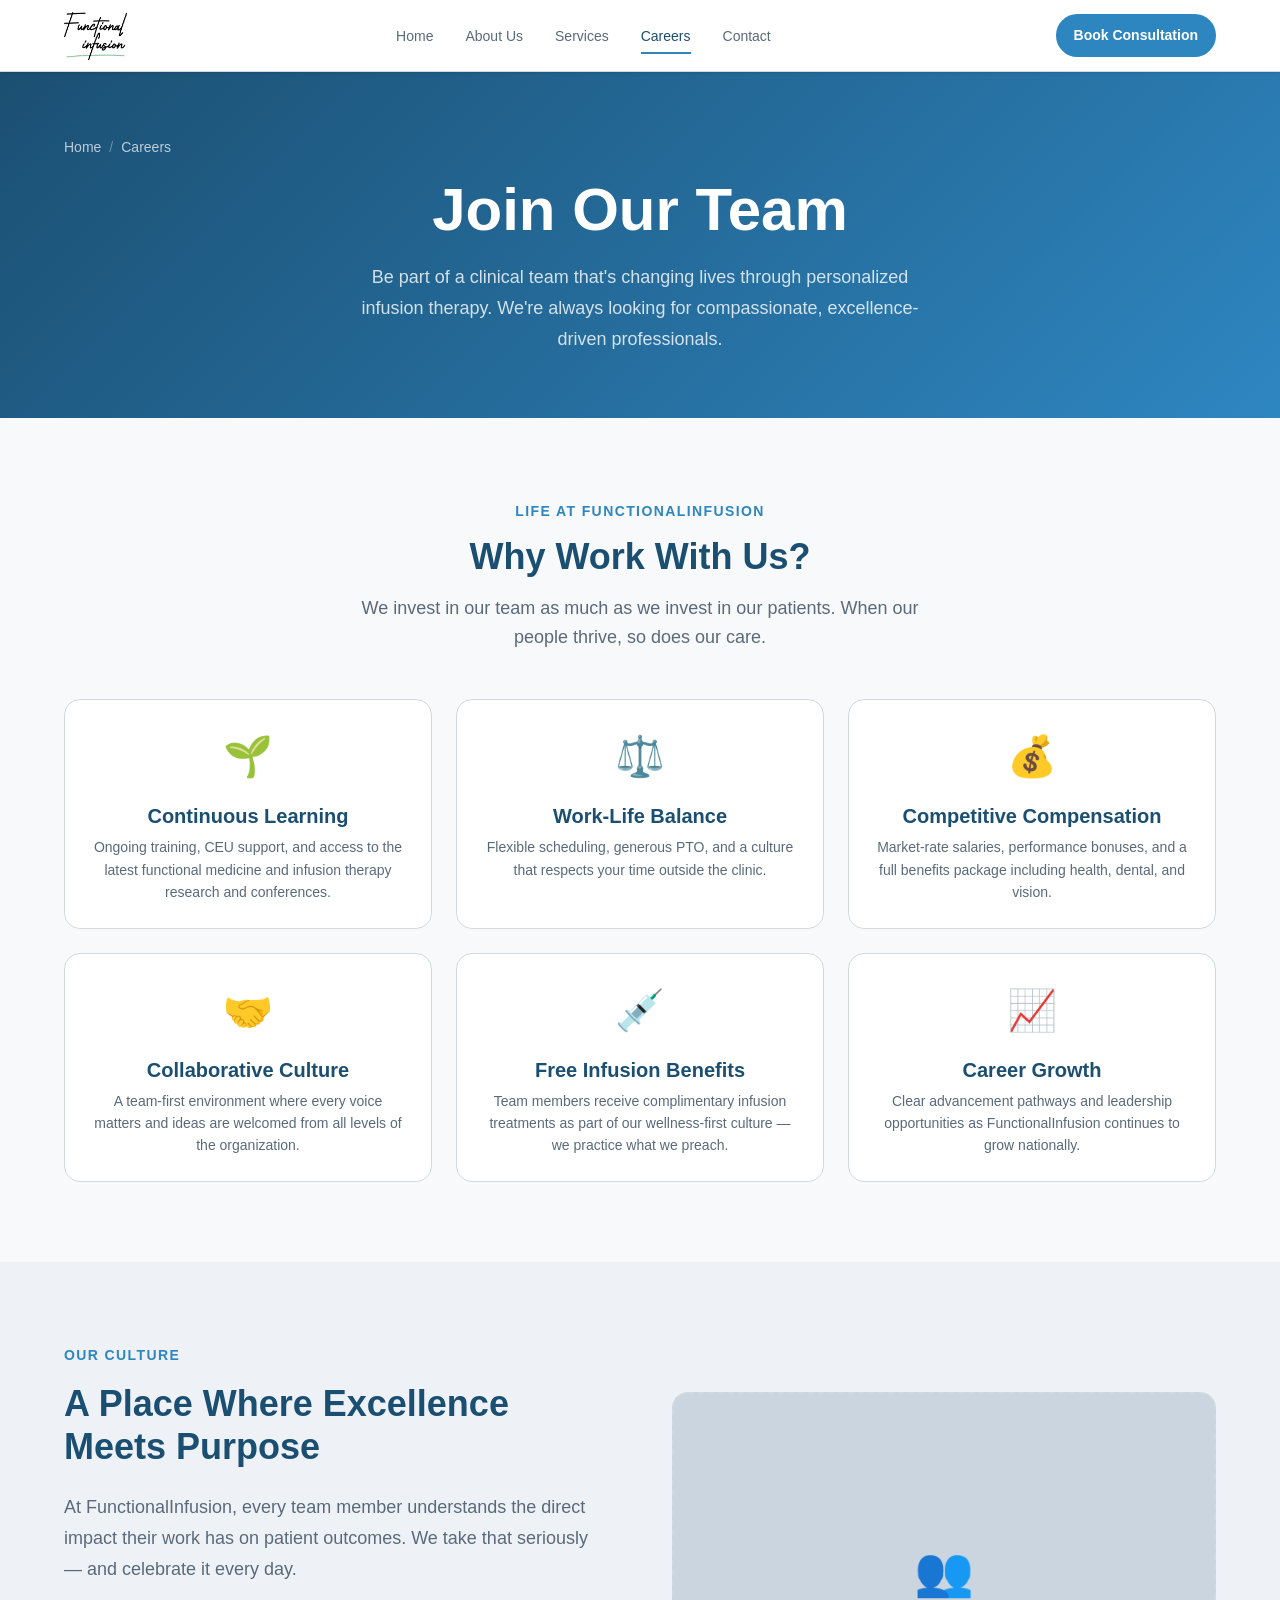
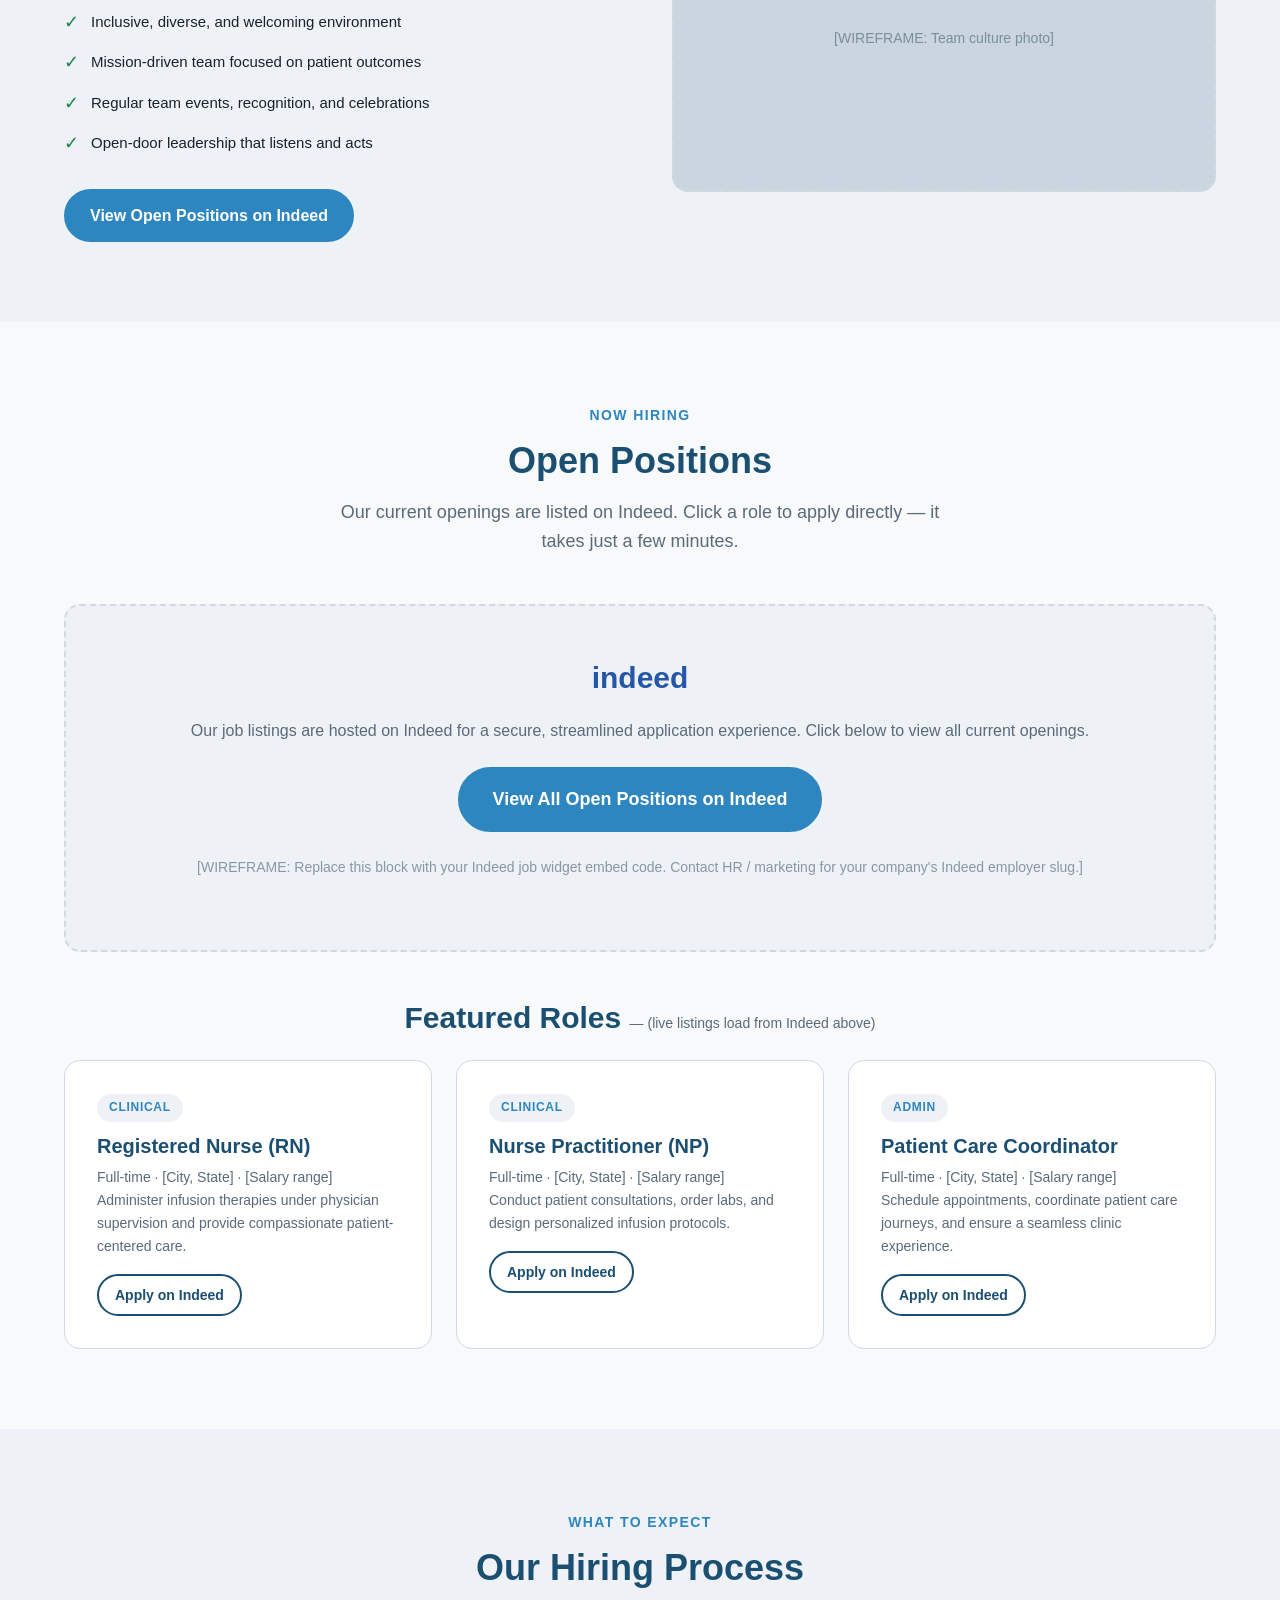
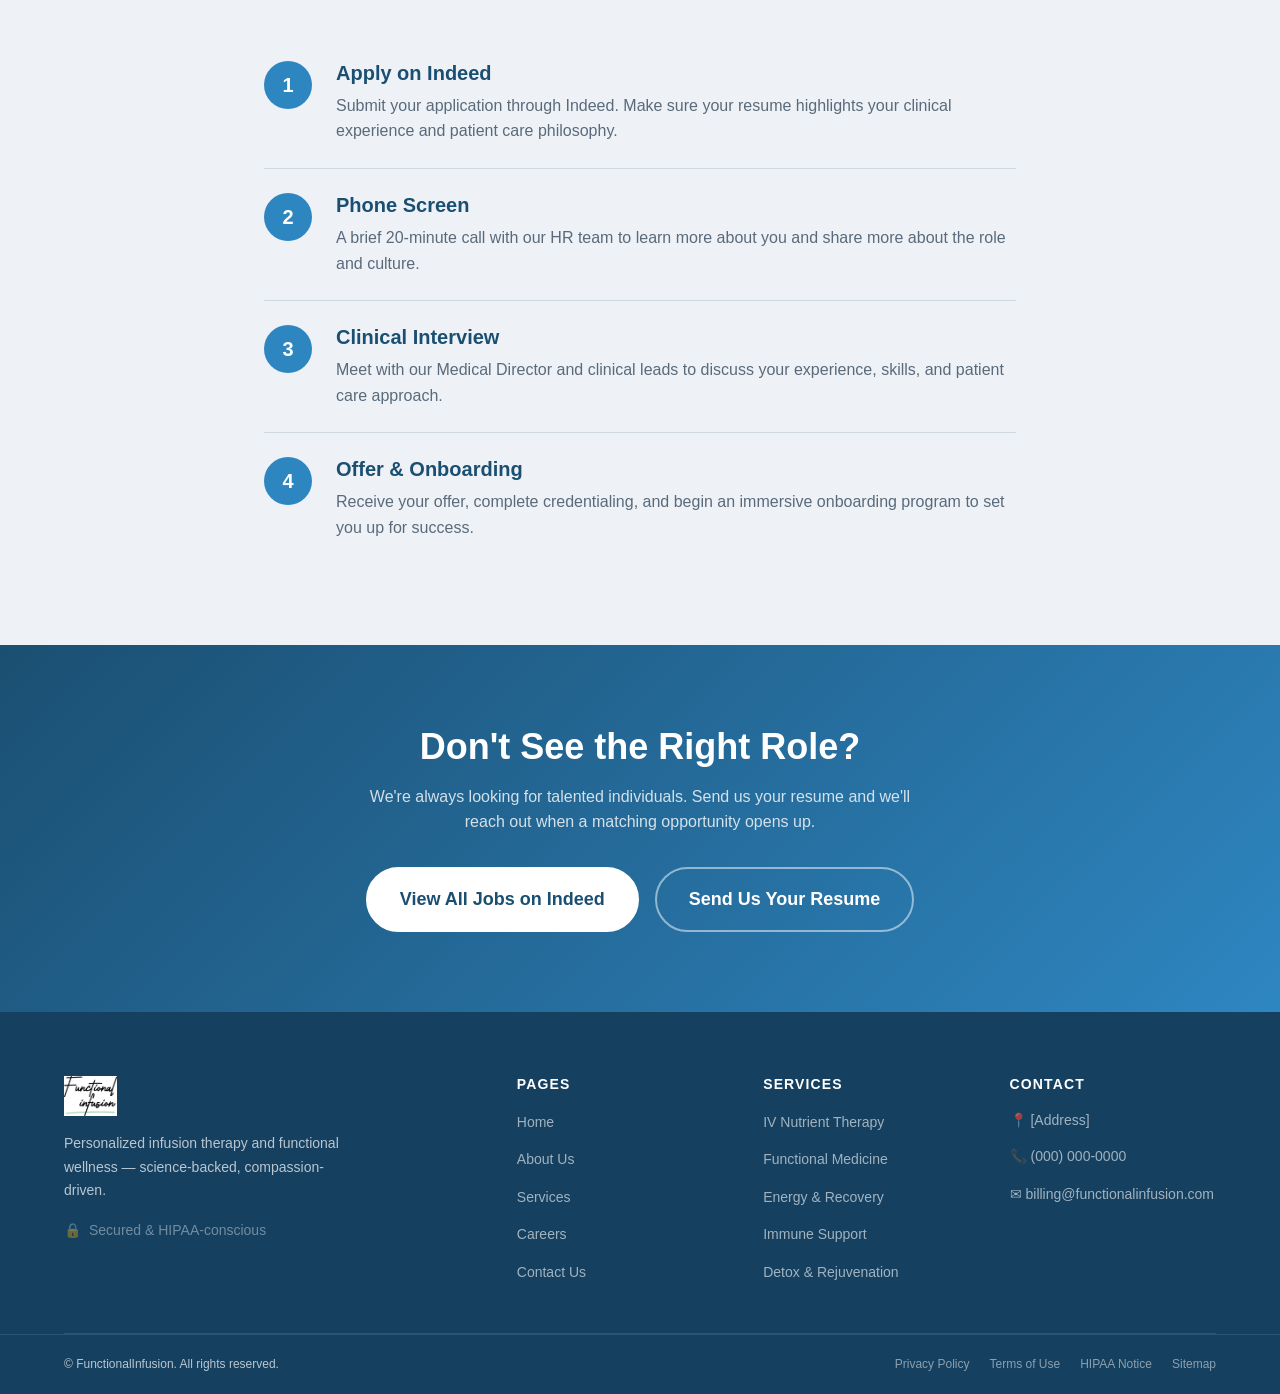
<file: careers.html>
<!DOCTYPE html>
<html lang="en">
<head>
  <meta charset="UTF-8">
  <meta name="viewport" content="width=device-width, initial-scale=1.0">
  <meta http-equiv="Content-Security-Policy"
        content="default-src 'self'; script-src 'self'; style-src 'self' 'unsafe-inline';
                 img-src 'self' data:; font-src 'self'; connect-src 'self';
                 frame-src https://www.indeed.com https://indeed.com;
                 base-uri 'self'; form-action 'self'; upgrade-insecure-requests;">
  <meta http-equiv="X-Content-Type-Options" content="nosniff">
  <meta http-equiv="X-Frame-Options" content="SAMEORIGIN">
  <meta http-equiv="Referrer-Policy" content="strict-origin-when-cross-origin">
  <meta http-equiv="Permissions-Policy" content="camera=(), microphone=(), geolocation=()">

  <title>Careers | Join the FunctionalInfusion Team</title>
  <meta name="description"
        content="Join FunctionalInfusion — explore open positions in infusion therapy, clinical care, and wellness administration. View jobs on Indeed.">
  <meta name="robots" content="index, follow">
  <link rel="canonical" href="https://functionalinfusion.com/careers.html">

  <meta property="og:title"       content="Careers at FunctionalInfusion">
  <meta property="og:description" content="Be part of a passionate clinical team transforming patient wellness. View open positions.">
  <meta property="og:url"         content="https://functionalinfusion.com/careers.html">
  <meta property="og:type"        content="website">

  <!-- Structured Data — Employment / JobPosting page -->
  <script type="application/ld+json">
  {
    "@context": "https://schema.org",
    "@type": "WebPage",
    "name": "Careers at FunctionalInfusion",
    "url": "https://functionalinfusion.com/careers.html",
    "description": "Open positions and employment opportunities at FunctionalInfusion.",
    "isPartOf": { "@type": "WebSite", "url": "https://functionalinfusion.com" }
  }
  </script>

  <!-- Organization with job posting info -->
  <script type="application/ld+json">
  {
    "@context": "https://schema.org",
    "@type": "Organization",
    "name": "FunctionalInfusion",
    "url": "https://functionalinfusion.com",
    "description": "Provider of personalized infusion therapy and functional wellness services.",
    "numberOfEmployees": {
      "@type": "QuantitativeValue",
      "value": "[UPDATE]"
    }
  }
  </script>

  <!-- Breadcrumb -->
  <script type="application/ld+json">
  {
    "@context": "https://schema.org",
    "@type": "BreadcrumbList",
    "itemListElement": [
      { "@type": "ListItem", "position": 1, "name": "Home",    "item": "https://functionalinfusion.com/" },
      { "@type": "ListItem", "position": 2, "name": "Careers", "item": "https://functionalinfusion.com/careers.html" }
    ]
  }
  </script>

  <link rel="stylesheet" href="css/styles.css">
  <link rel="icon" type="image/x-icon" href="assets/favicon.ico">
  <link rel="manifest" href="manifest.json">
</head>

<body>

  <a class="skip-link" href="#main-content">Skip to main content</a>

  <!-- ═══ Navigation ══════════════════════════════════════ -->
  <header>
    <nav class="site-nav" aria-label="Primary navigation">
      <div class="container nav-inner">
        <a class="nav-logo" href="index.html" aria-label="FunctionalInfusion — Home">
          <img src="fulllogo_animated.gif" alt="FunctionalInfusion logo"
               width="120" height="48" loading="eager">
        </a>
        <ul class="nav-links" id="nav-menu" role="list">
          <li><a href="index.html">Home</a></li>
          <li><a href="about.html">About Us</a></li>
          <li><a href="services.html">Services</a></li>
          <li><a href="careers.html" aria-current="page">Careers</a></li>
          <li><a href="contact.html">Contact</a></li>
        </ul>
        <a class="btn btn-primary btn-sm nav-cta" href="contact.html">Book Consultation</a>
        <button class="nav-toggle" id="nav-toggle"
                aria-expanded="false" aria-controls="nav-menu"
                aria-label="Open navigation menu">
          <span></span><span></span><span></span>
        </button>
      </div>
    </nav>
  </header>

  <!-- ═══ Main ════════════════════════════════════════════ -->
  <main id="main-content">

    <!-- ── Page Hero ────────────────────────────────────── -->
    <section class="page-hero" aria-labelledby="careers-hero-heading">
      <div class="container">
        <nav class="breadcrumb" aria-label="Breadcrumb">
          <a href="index.html">Home</a>
          <span class="sep" aria-hidden="true">/</span>
          <span aria-current="page">Careers</span>
        </nav>
        <h1 id="careers-hero-heading">Join Our Team</h1>
        <p class="lead">
          Be part of a clinical team that's changing lives through
          personalized infusion therapy. We're always looking for
          compassionate, excellence-driven professionals.
        </p>
      </div>
    </section>

    <!-- ── Why Work With Us ───────────────────────────────── -->
    <section class="section" aria-labelledby="why-heading">
      <div class="container">
        <div class="section-header">
          <span class="eyebrow">Life at FunctionalInfusion</span>
          <h2 id="why-heading">Why Work With Us?</h2>
          <p>We invest in our team as much as we invest in our patients.
             When our people thrive, so does our care.</p>
        </div>

        <div class="grid-3">

          <div class="benefit-card">
            <div class="benefit-icon" aria-hidden="true">🌱</div>
            <h4>Continuous Learning</h4>
            <p>Ongoing training, CEU support, and access to the latest
               functional medicine and infusion therapy research and conferences.</p>
          </div>

          <div class="benefit-card">
            <div class="benefit-icon" aria-hidden="true">⚖️</div>
            <h4>Work-Life Balance</h4>
            <p>Flexible scheduling, generous PTO, and a culture that
               respects your time outside the clinic.</p>
          </div>

          <div class="benefit-card">
            <div class="benefit-icon" aria-hidden="true">💰</div>
            <h4>Competitive Compensation</h4>
            <p>Market-rate salaries, performance bonuses, and a full
               benefits package including health, dental, and vision.</p>
          </div>

          <div class="benefit-card">
            <div class="benefit-icon" aria-hidden="true">🤝</div>
            <h4>Collaborative Culture</h4>
            <p>A team-first environment where every voice matters and
               ideas are welcomed from all levels of the organization.</p>
          </div>

          <div class="benefit-card">
            <div class="benefit-icon" aria-hidden="true">💉</div>
            <h4>Free Infusion Benefits</h4>
            <p>Team members receive complimentary infusion treatments as
               part of our wellness-first culture — we practice what we preach.</p>
          </div>

          <div class="benefit-card">
            <div class="benefit-icon" aria-hidden="true">📈</div>
            <h4>Career Growth</h4>
            <p>Clear advancement pathways and leadership opportunities as
               FunctionalInfusion continues to grow nationally.</p>
          </div>

        </div>
      </div>
    </section>

    <!-- ── Culture Section ────────────────────────────────── -->
    <section class="section section--alt" aria-labelledby="culture-heading">
      <div class="container">
        <div class="grid-2" style="align-items:center;gap:4rem;">

          <div>
            <span class="eyebrow"
                  style="display:inline-block;font-size:0.875rem;font-weight:600;
                         letter-spacing:0.1em;text-transform:uppercase;
                         color:var(--color-accent);margin-bottom:1rem;">
              Our Culture
            </span>
            <h2 id="culture-heading">A Place Where Excellence Meets Purpose</h2>
            <p class="lead" style="margin-block:1.5rem 1.5rem;">
              At FunctionalInfusion, every team member understands the direct
              impact their work has on patient outcomes. We take that seriously —
              and celebrate it every day.
            </p>
            <ul style="display:flex;flex-direction:column;gap:0.75rem;margin-bottom:2rem;">
              <li style="display:flex;align-items:center;gap:0.75rem;font-size:0.9375rem;">
                <span style="color:var(--color-secondary);font-size:1.1rem;">✓</span>
                Inclusive, diverse, and welcoming environment
              </li>
              <li style="display:flex;align-items:center;gap:0.75rem;font-size:0.9375rem;">
                <span style="color:var(--color-secondary);font-size:1.1rem;">✓</span>
                Mission-driven team focused on patient outcomes
              </li>
              <li style="display:flex;align-items:center;gap:0.75rem;font-size:0.9375rem;">
                <span style="color:var(--color-secondary);font-size:1.1rem;">✓</span>
                Regular team events, recognition, and celebrations
              </li>
              <li style="display:flex;align-items:center;gap:0.75rem;font-size:0.9375rem;">
                <span style="color:var(--color-secondary);font-size:1.1rem;">✓</span>
                Open-door leadership that listens and acts
              </li>
            </ul>
            <a class="btn btn-primary"
               href="https://www.indeed.com/cmp/functionalinfusion"
               target="_blank"
               rel="noopener noreferrer"
               aria-label="View all open positions on Indeed (opens in new tab)">
              View Open Positions on Indeed
            </a>
          </div>

          <div aria-hidden="true"
               style="background:var(--color-placeholder);border-radius:var(--radius-lg);
                      height:400px;border:2px dashed var(--color-border);
                      display:flex;flex-direction:column;align-items:center;
                      justify-content:center;gap:1rem;
                      color:var(--color-wire-label);font-size:0.875rem;">
            <span style="font-size:3rem;">👥</span>
            <p>[WIREFRAME: Team culture photo]</p>
          </div>

        </div>
      </div>
    </section>

    <!-- ── Open Positions (Indeed Integration) ───────────── -->
    <section class="section" aria-labelledby="positions-heading">
      <div class="container">
        <div class="section-header">
          <span class="eyebrow">Now Hiring</span>
          <h2 id="positions-heading">Open Positions</h2>
          <p>
            Our current openings are listed on Indeed.
            Click a role to apply directly — it takes just a few minutes.
          </p>
        </div>

        <!-- Indeed Job Widget -->
        <!--
          IMPLEMENTATION NOTE:
          Replace this placeholder with your Indeed company embed widget.
          1. Log in to Indeed Employer at employers.indeed.com
          2. Navigate to Company Page > Job Widget
          3. Copy your embed code and paste it here
          4. Update the CSP frame-src in the <head> with your verified Indeed URL
          5. The widget URL format is typically:
             https://www.indeed.com/cmp/{your-company-slug}/jobs
        -->
        <div class="indeed-fallback" role="region" aria-label="Job listings from Indeed">
          <div class="indeed-logo" aria-hidden="true">indeed</div>
          <p>
            Our job listings are hosted on Indeed for a secure, streamlined
            application experience. Click below to view all current openings.
          </p>
          <a class="btn btn-primary btn-lg"
             href="https://www.indeed.com/cmp/functionalinfusion"
             target="_blank"
             rel="noopener noreferrer"
             aria-label="View all FunctionalInfusion jobs on Indeed (opens in new tab)">
            View All Open Positions on Indeed
          </a>
          <p style="margin-top:1.5rem;font-size:0.875rem;color:var(--color-text-light);">
            [WIREFRAME: Replace this block with your Indeed job widget embed code.
            Contact HR / marketing for your company's Indeed employer slug.]
          </p>
        </div>

        <!-- Sample role previews (wire-frame cards, replace with Indeed data) -->
        <div style="margin-top:3rem;">
          <h3 style="margin-bottom:1.5rem;text-align:center;">
            Featured Roles
            <span style="font-size:0.875rem;font-weight:400;color:var(--color-text-muted);">
              — (live listings load from Indeed above)
            </span>
          </h3>
          <div class="grid-3">

            <article class="card">
              <span class="service-badge">Clinical</span>
              <h4 style="margin-bottom:0.5rem;">Registered Nurse (RN)</h4>
              <p style="font-size:0.875rem;color:var(--color-text-muted);margin-bottom:1rem;">
                Full-time · [City, State] · [Salary range]<br>
                Administer infusion therapies under physician supervision and
                provide compassionate patient-centered care.
              </p>
              <a class="btn btn-outline btn-sm"
                 href="https://www.indeed.com/cmp/functionalinfusion"
                 target="_blank" rel="noopener noreferrer"
                 aria-label="Apply for Registered Nurse position on Indeed (opens in new tab)">
                Apply on Indeed
              </a>
            </article>

            <article class="card">
              <span class="service-badge">Clinical</span>
              <h4 style="margin-bottom:0.5rem;">Nurse Practitioner (NP)</h4>
              <p style="font-size:0.875rem;color:var(--color-text-muted);margin-bottom:1rem;">
                Full-time · [City, State] · [Salary range]<br>
                Conduct patient consultations, order labs, and design
                personalized infusion protocols.
              </p>
              <a class="btn btn-outline btn-sm"
                 href="https://www.indeed.com/cmp/functionalinfusion"
                 target="_blank" rel="noopener noreferrer"
                 aria-label="Apply for Nurse Practitioner position on Indeed (opens in new tab)">
                Apply on Indeed
              </a>
            </article>

            <article class="card">
              <span class="service-badge">Admin</span>
              <h4 style="margin-bottom:0.5rem;">Patient Care Coordinator</h4>
              <p style="font-size:0.875rem;color:var(--color-text-muted);margin-bottom:1rem;">
                Full-time · [City, State] · [Salary range]<br>
                Schedule appointments, coordinate patient care journeys,
                and ensure a seamless clinic experience.
              </p>
              <a class="btn btn-outline btn-sm"
                 href="https://www.indeed.com/cmp/functionalinfusion"
                 target="_blank" rel="noopener noreferrer"
                 aria-label="Apply for Patient Care Coordinator on Indeed (opens in new tab)">
                Apply on Indeed
              </a>
            </article>

          </div>
        </div>

      </div>
    </section>

    <!-- ── Hiring Process ─────────────────────────────────── -->
    <section class="section section--alt" aria-labelledby="hiring-heading">
      <div class="container" style="max-width:800px;">
        <div class="section-header">
          <span class="eyebrow">What to Expect</span>
          <h2 id="hiring-heading">Our Hiring Process</h2>
        </div>
        <div class="steps">
          <div class="step">
            <div class="step-number" aria-hidden="true">1</div>
            <div class="step-content">
              <h4>Apply on Indeed</h4>
              <p>Submit your application through Indeed. Make sure your resume
                 highlights your clinical experience and patient care philosophy.</p>
            </div>
          </div>
          <div class="step">
            <div class="step-number" aria-hidden="true">2</div>
            <div class="step-content">
              <h4>Phone Screen</h4>
              <p>A brief 20-minute call with our HR team to learn more about
                 you and share more about the role and culture.</p>
            </div>
          </div>
          <div class="step">
            <div class="step-number" aria-hidden="true">3</div>
            <div class="step-content">
              <h4>Clinical Interview</h4>
              <p>Meet with our Medical Director and clinical leads to discuss
                 your experience, skills, and patient care approach.</p>
            </div>
          </div>
          <div class="step">
            <div class="step-number" aria-hidden="true">4</div>
            <div class="step-content">
              <h4>Offer &amp; Onboarding</h4>
              <p>Receive your offer, complete credentialing, and begin an
                 immersive onboarding program to set you up for success.</p>
            </div>
          </div>
        </div>
      </div>
    </section>

    <!-- ── CTA ───────────────────────────────────────────── -->
    <section class="cta-banner" aria-labelledby="careers-cta-heading">
      <div class="container">
        <h2 id="careers-cta-heading">Don't See the Right Role?</h2>
        <p>
          We're always looking for talented individuals. Send us your resume
          and we'll reach out when a matching opportunity opens up.
        </p>
        <div class="btn-group">
          <a class="btn btn-white btn-lg"
             href="https://www.indeed.com/cmp/functionalinfusion"
             target="_blank" rel="noopener noreferrer"
             aria-label="View all jobs on Indeed (opens in new tab)">
            View All Jobs on Indeed
          </a>
          <a class="btn btn-outline btn-lg"
             style="color:white;border-color:rgba(255,255,255,0.5);"
             href="contact.html">
            Send Us Your Resume
          </a>
        </div>
      </div>
    </section>

  </main>

  <!-- ═══ Footer ══════════════════════════════════════════ -->
  <footer class="site-footer" aria-label="Site footer">
    <div class="container">
      <div class="footer-grid">
        <div class="footer-brand">
          <img src="fulllogo_animated.gif" alt="FunctionalInfusion" height="40" loading="lazy">
          <p>Personalized infusion therapy and functional wellness — science-backed, compassion-driven.</p>
          <p style="margin-top:1rem;" class="security-badge">
            <span aria-hidden="true">🔒</span> Secured &amp; HIPAA-conscious
          </p>
        </div>
        <nav class="footer-col" aria-label="Site pages">
          <h5>Pages</h5>
          <ul role="list">
            <li><a href="index.html">Home</a></li>
            <li><a href="about.html">About Us</a></li>
            <li><a href="services.html">Services</a></li>
            <li><a href="careers.html">Careers</a></li>
            <li><a href="contact.html">Contact Us</a></li>
          </ul>
        </nav>
        <nav class="footer-col" aria-label="Our services">
          <h5>Services</h5>
          <ul role="list">
            <li><a href="services.html#iv-therapy">IV Nutrient Therapy</a></li>
            <li><a href="services.html#functional">Functional Medicine</a></li>
            <li><a href="services.html#recovery">Energy &amp; Recovery</a></li>
            <li><a href="services.html#immune">Immune Support</a></li>
            <li><a href="services.html#detox">Detox &amp; Rejuvenation</a></li>
          </ul>
        </nav>
        <div class="footer-col">
          <h5>Contact</h5>
          <ul role="list">
            <li style="font-size:0.875rem;color:rgba(255,255,255,0.6);">📍 [Address]</li>
            <li><a href="tel:+10000000000">📞 (000) 000-0000</a></li>
            <li><a href="mailto:billing@functionalinfusion.com">✉ billing@functionalinfusion.com</a></li>
          </ul>
        </div>
      </div>
    </div>
    <div style="border-top:1px solid rgba(255,255,255,0.1);">
      <div class="container footer-bottom">
        <p>&copy; <span id="year"></span> FunctionalInfusion. All rights reserved.</p>
        <nav class="footer-legal" aria-label="Legal pages">
          <a href="privacy.html">Privacy Policy</a>
          <a href="terms.html">Terms of Use</a>
          <a href="hipaa.html">HIPAA Notice</a>
          <a href="sitemap.xml">Sitemap</a>
        </nav>
      </div>
    </div>
  </footer>

  <script src="js/security.js" defer></script>
  <script src="js/main.js" defer></script>
  <script>document.getElementById('year').textContent = new Date().getFullYear();</script>

</body>
</html>
</file>
<file: css/styles.css>
/* ============================================================
   FunctionalInfusion — Wireframe Stylesheet
   Version: 1.0.0
   NOTE: Brand colors/fonts to be updated per SharePoint
         marketing guidelines before production launch.
   ============================================================ */

/* ── 1. CSS Custom Properties ─────────────────────────────── */
:root {
  /* Brand palette — PLACEHOLDER: update from marketing guide */
  --color-primary:     #1B4F72;   /* Deep navy */
  --color-primary-dk:  #154060;
  --color-accent:      #2E86C1;   /* Medium blue */
  --color-accent-lt:   #AED6F1;
  --color-secondary:   #1E8449;   /* Green — health/wellness */
  --color-highlight:   #F39C12;   /* Warm amber CTA */

  /* Neutrals */
  --color-white:       #FFFFFF;
  --color-bg:          #F8F9FA;
  --color-bg-alt:      #EEF2F7;
  --color-border:      #D1D9E0;
  --color-placeholder: #CBD5E0;
  --color-text:        #1A202C;
  --color-text-muted:  #5A6A7A;
  --color-text-light:  #8896A5;

  /* Wireframe annotation color */
  --color-wire:        #B0BEC5;
  --color-wire-label:  #78909C;

  /* Typography — system font stack, no CDN */
  --font-body: -apple-system, BlinkMacSystemFont, "Segoe UI", Roboto,
               Oxygen-Sans, Ubuntu, Cantarell, sans-serif;
  --font-mono: "SFMono-Regular", Consolas, "Liberation Mono", Menlo, monospace;

  /* Scale */
  --text-xs:   0.75rem;
  --text-sm:   0.875rem;
  --text-base: 1rem;
  --text-lg:   1.125rem;
  --text-xl:   1.25rem;
  --text-2xl:  1.5rem;
  --text-3xl:  1.875rem;
  --text-4xl:  2.25rem;
  --text-5xl:  3rem;
  --text-6xl:  3.75rem;

  /* Weight */
  --fw-normal:   400;
  --fw-medium:   500;
  --fw-semibold: 600;
  --fw-bold:     700;

  /* Spacing */
  --sp-1:  0.25rem;
  --sp-2:  0.5rem;
  --sp-3:  0.75rem;
  --sp-4:  1rem;
  --sp-5:  1.25rem;
  --sp-6:  1.5rem;
  --sp-8:  2rem;
  --sp-10: 2.5rem;
  --sp-12: 3rem;
  --sp-16: 4rem;
  --sp-20: 5rem;
  --sp-24: 6rem;

  /* Layout */
  --max-w:        1200px;
  --nav-h:        72px;
  --radius:       8px;
  --radius-lg:    16px;
  --radius-full:  9999px;

  /* Elevation */
  --shadow-sm:  0 1px 3px rgba(0,0,0,0.08), 0 1px 2px rgba(0,0,0,0.06);
  --shadow-md:  0 4px 6px rgba(0,0,0,0.07), 0 2px 4px rgba(0,0,0,0.05);
  --shadow-lg:  0 10px 25px rgba(0,0,0,0.08), 0 4px 10px rgba(0,0,0,0.04);
  --shadow-xl:  0 20px 40px rgba(0,0,0,0.10);

  /* Transitions */
  --ease:       cubic-bezier(0.4, 0, 0.2, 1);
  --dur-fast:   150ms;
  --dur-base:   250ms;
  --dur-slow:   350ms;
}

/* ── 2. Reset ─────────────────────────────────────────────── */
*, *::before, *::after { box-sizing: border-box; margin: 0; padding: 0; }

html {
  scroll-behavior: smooth;
  -webkit-text-size-adjust: 100%;
  font-size: 16px;
}

body {
  font-family: var(--font-body);
  font-size: var(--text-base);
  line-height: 1.6;
  color: var(--color-text);
  background-color: var(--color-bg);
  -webkit-font-smoothing: antialiased;
  overflow-x: hidden;
}

img, svg { display: block; max-width: 100%; }
a { color: inherit; text-decoration: none; }
ul, ol { list-style: none; }
button { cursor: pointer; font-family: inherit; }
input, textarea, select { font-family: inherit; }

/* Screen-reader only utility */
.sr-only {
  position: absolute;
  width: 1px; height: 1px;
  padding: 0; margin: -1px;
  overflow: hidden; clip: rect(0,0,0,0);
  white-space: nowrap; border: 0;
}

/* ── 3. Layout Utilities ──────────────────────────────────── */
.container {
  width: 100%;
  max-width: var(--max-w);
  margin-inline: auto;
  padding-inline: var(--sp-6);
}

.section { padding-block: var(--sp-20); }
.section--alt { background-color: var(--color-bg-alt); }
.section--dark {
  background-color: var(--color-primary);
  color: var(--color-white);
}

.section-header { text-align: center; margin-bottom: var(--sp-12); }
.section-header .eyebrow {
  display: inline-block;
  font-size: var(--text-sm);
  font-weight: var(--fw-semibold);
  letter-spacing: 0.1em;
  text-transform: uppercase;
  color: var(--color-accent);
  margin-bottom: var(--sp-3);
}
.section-header h2 {
  font-size: clamp(var(--text-2xl), 4vw, var(--text-4xl));
  font-weight: var(--fw-bold);
  color: var(--color-primary);
  margin-bottom: var(--sp-4);
}
.section--dark .section-header h2 { color: var(--color-white); }
.section-header p {
  max-width: 600px;
  margin-inline: auto;
  color: var(--color-text-muted);
  font-size: var(--text-lg);
}
.section--dark .section-header p { color: var(--color-accent-lt); }

/* Grid helpers */
.grid-2 { display: grid; grid-template-columns: 1fr 1fr; gap: var(--sp-8); }
.grid-3 { display: grid; grid-template-columns: repeat(3, 1fr); gap: var(--sp-6); }
.grid-4 { display: grid; grid-template-columns: repeat(4, 1fr); gap: var(--sp-6); }
.flex-center { display: flex; align-items: center; justify-content: center; }
.flex-between { display: flex; align-items: center; justify-content: space-between; }
.flex-gap { display: flex; align-items: center; gap: var(--sp-4); }

/* ── 4. Typography ────────────────────────────────────────── */
h1, h2, h3, h4, h5, h6 {
  font-weight: var(--fw-bold);
  line-height: 1.2;
  color: var(--color-primary);
}
h1 { font-size: clamp(var(--text-3xl), 5vw, var(--text-6xl)); }
h2 { font-size: clamp(var(--text-2xl), 4vw, var(--text-4xl)); }
h3 { font-size: clamp(var(--text-xl), 3vw, var(--text-3xl)); }
h4 { font-size: var(--text-xl); }

.lead {
  font-size: var(--text-lg);
  color: var(--color-text-muted);
  line-height: 1.7;
}

/* ── 5. Buttons ───────────────────────────────────────────── */
.btn {
  display: inline-flex;
  align-items: center;
  gap: var(--sp-2);
  padding: var(--sp-3) var(--sp-6);
  border-radius: var(--radius-full);
  font-size: var(--text-base);
  font-weight: var(--fw-semibold);
  border: 2px solid transparent;
  transition: all var(--dur-base) var(--ease);
  white-space: nowrap;
  /* Prevent focus outline loss */
  outline-offset: 3px;
}
.btn:focus-visible { outline: 3px solid var(--color-accent); }

.btn-primary {
  background: var(--color-accent);
  color: var(--color-white);
  border-color: var(--color-accent);
}
.btn-primary:hover {
  background: var(--color-primary);
  border-color: var(--color-primary);
  transform: translateY(-1px);
  box-shadow: var(--shadow-md);
}

.btn-outline {
  background: transparent;
  color: var(--color-primary);
  border-color: var(--color-primary);
}
.btn-outline:hover {
  background: var(--color-primary);
  color: var(--color-white);
  transform: translateY(-1px);
}

.btn-white {
  background: var(--color-white);
  color: var(--color-primary);
  border-color: var(--color-white);
}
.btn-white:hover {
  background: var(--color-accent-lt);
  transform: translateY(-1px);
  box-shadow: var(--shadow-md);
}

.btn-lg {
  padding: var(--sp-4) var(--sp-8);
  font-size: var(--text-lg);
}

.btn-sm {
  padding: var(--sp-2) var(--sp-4);
  font-size: var(--text-sm);
}

/* ── 6. Navigation ────────────────────────────────────────── */
.site-nav {
  position: sticky;
  top: 0;
  z-index: 1000;
  height: var(--nav-h);
  background: var(--color-white);
  border-bottom: 1px solid var(--color-border);
  box-shadow: var(--shadow-sm);
}

.nav-inner {
  height: 100%;
  display: flex;
  align-items: center;
  justify-content: space-between;
}

.nav-logo {
  display: flex;
  align-items: center;
  gap: var(--sp-3);
  text-decoration: none;
}
.nav-logo img { height: 48px; width: auto; }
.nav-logo .logo-text {
  font-size: var(--text-xl);
  font-weight: var(--fw-bold);
  color: var(--color-primary);
  /* Hidden visually when logo image loads */
}

.nav-links {
  display: flex;
  align-items: center;
  gap: var(--sp-8);
}

.nav-links a {
  font-size: var(--text-sm);
  font-weight: var(--fw-medium);
  color: var(--color-text-muted);
  text-decoration: none;
  padding-block: var(--sp-2);
  border-bottom: 2px solid transparent;
  transition: color var(--dur-fast) var(--ease),
              border-color var(--dur-fast) var(--ease);
}
.nav-links a:hover,
.nav-links a[aria-current="page"] {
  color: var(--color-primary);
  border-color: var(--color-accent);
}

.nav-cta { margin-left: var(--sp-4); }

/* Hamburger */
.nav-toggle {
  display: none;
  flex-direction: column;
  justify-content: space-between;
  width: 28px;
  height: 20px;
  background: none;
  border: none;
  padding: 0;
}
.nav-toggle span {
  display: block;
  height: 2px;
  background: var(--color-primary);
  border-radius: 2px;
  transition: all var(--dur-base) var(--ease);
}
.nav-toggle[aria-expanded="true"] span:nth-child(1) {
  transform: translateY(9px) rotate(45deg);
}
.nav-toggle[aria-expanded="true"] span:nth-child(2) { opacity: 0; }
.nav-toggle[aria-expanded="true"] span:nth-child(3) {
  transform: translateY(-9px) rotate(-45deg);
}

/* ── 7. Hero ──────────────────────────────────────────────── */
.hero {
  min-height: calc(100vh - var(--nav-h));
  display: flex;
  align-items: center;
  background: linear-gradient(135deg,
    var(--color-primary) 0%,
    var(--color-accent) 100%);
  color: var(--color-white);
  position: relative;
  overflow: hidden;
}

.hero::before {
  content: "";
  position: absolute;
  inset: 0;
  background: url("data:image/svg+xml,%3Csvg width='60' height='60' viewBox='0 0 60 60' xmlns='http://www.w3.org/2000/svg'%3E%3Cg fill='none' fill-rule='evenodd'%3E%3Cg fill='%23FFFFFF' fill-opacity='0.04'%3E%3Cpath d='M36 34v-4h-2v4h-4v2h4v4h2v-4h4v-2h-4zm0-30V0h-2v4h-4v2h4v4h2V6h4V4h-4zM6 34v-4H4v4H0v2h4v4h2v-4h4v-2H6zM6 4V0H4v4H0v2h4v4h2V6h4V4H6z'/%3E%3C/g%3E%3C/g%3E%3C/svg%3E");
  pointer-events: none;
}

.hero-inner {
  position: relative;
  z-index: 1;
  display: grid;
  grid-template-columns: 1fr 1fr;
  gap: var(--sp-16);
  align-items: center;
  padding-block: var(--sp-24);
}

.hero-content { max-width: 560px; }
.hero-eyebrow {
  display: inline-flex;
  align-items: center;
  gap: var(--sp-2);
  font-size: var(--text-sm);
  font-weight: var(--fw-semibold);
  letter-spacing: 0.08em;
  text-transform: uppercase;
  color: var(--color-accent-lt);
  margin-bottom: var(--sp-5);
}
.hero-eyebrow::before {
  content: "";
  display: inline-block;
  width: 24px; height: 2px;
  background: var(--color-accent-lt);
}

.hero h1 {
  color: var(--color-white);
  margin-bottom: var(--sp-6);
  line-height: 1.1;
}

.hero .lead { color: rgba(255,255,255,0.8); margin-bottom: var(--sp-8); }

.hero-actions { display: flex; flex-wrap: wrap; gap: var(--sp-4); }

.hero-visual {
  display: flex;
  align-items: center;
  justify-content: center;
}
.hero-logo-wrap {
  background: rgba(255,255,255,0.1);
  backdrop-filter: blur(10px);
  border: 1px solid rgba(255,255,255,0.2);
  border-radius: var(--radius-lg);
  padding: var(--sp-8);
  text-align: center;
}
.hero-logo-wrap img { max-width: 300px; margin-inline: auto; }

/* Page hero (inner pages) */
.page-hero {
  background: linear-gradient(135deg, var(--color-primary), var(--color-accent));
  color: var(--color-white);
  padding-block: var(--sp-16);
  text-align: center;
}
.page-hero h1 { color: var(--color-white); margin-bottom: var(--sp-4); }
.page-hero .lead { color: rgba(255,255,255,0.8); max-width: 600px; margin-inline: auto; }

/* ── 8. Cards ─────────────────────────────────────────────── */
.card {
  background: var(--color-white);
  border: 1px solid var(--color-border);
  border-radius: var(--radius-lg);
  padding: var(--sp-8);
  transition: transform var(--dur-base) var(--ease),
              box-shadow var(--dur-base) var(--ease);
}
.card:hover {
  transform: translateY(-4px);
  box-shadow: var(--shadow-lg);
}
.card-icon {
  width: 56px; height: 56px;
  border-radius: var(--radius);
  background: var(--color-bg-alt);
  display: flex;
  align-items: center;
  justify-content: center;
  font-size: 1.75rem;
  margin-bottom: var(--sp-5);
}
.card h3 { font-size: var(--text-xl); margin-bottom: var(--sp-3); }
.card p { color: var(--color-text-muted); line-height: 1.65; }
.card-link {
  display: inline-flex;
  align-items: center;
  gap: var(--sp-2);
  margin-top: var(--sp-4);
  font-size: var(--text-sm);
  font-weight: var(--fw-semibold);
  color: var(--color-accent);
  text-decoration: none;
  transition: gap var(--dur-fast) var(--ease);
}
.card-link:hover { gap: var(--sp-3); }
.card-link::after { content: "→"; }

/* Stat cards */
.stat-card { text-align: center; }
.stat-card .stat-number {
  font-size: var(--text-5xl);
  font-weight: var(--fw-bold);
  color: var(--color-accent);
  line-height: 1;
  display: block;
  margin-bottom: var(--sp-2);
}
.stat-card .stat-label {
  font-size: var(--text-sm);
  color: var(--color-text-muted);
  text-transform: uppercase;
  letter-spacing: 0.05em;
}

/* Team cards */
.team-card { text-align: center; padding: var(--sp-6); }
.team-card .avatar {
  width: 96px; height: 96px;
  border-radius: var(--radius-full);
  background: var(--color-placeholder);
  margin: 0 auto var(--sp-4);
  overflow: hidden;
  border: 3px solid var(--color-accent-lt);
  display: flex;
  align-items: center;
  justify-content: center;
  font-size: var(--text-3xl);
  color: var(--color-text-light);
}
.team-card h4 { font-size: var(--text-lg); margin-bottom: var(--sp-1); }
.team-card .role { color: var(--color-accent); font-size: var(--text-sm); font-weight: var(--fw-medium); }

/* ── 9. CTA Banner ────────────────────────────────────────── */
.cta-banner {
  background: linear-gradient(135deg, var(--color-primary), var(--color-accent));
  color: var(--color-white);
  padding-block: var(--sp-20);
  text-align: center;
}
.cta-banner h2 { color: var(--color-white); margin-bottom: var(--sp-4); }
.cta-banner p { color: rgba(255,255,255,0.8); margin-bottom: var(--sp-8); max-width: 560px; margin-inline: auto; margin-bottom: var(--sp-8); }
.cta-banner .btn-group { display: flex; flex-wrap: wrap; gap: var(--sp-4); justify-content: center; }

/* ── 10. Process Steps ────────────────────────────────────── */
.steps { counter-reset: step; }
.step {
  display: flex;
  gap: var(--sp-6);
  align-items: flex-start;
  padding: var(--sp-6) 0;
  border-bottom: 1px solid var(--color-border);
}
.step:last-child { border-bottom: none; }
.step-number {
  flex-shrink: 0;
  width: 48px; height: 48px;
  border-radius: var(--radius-full);
  background: var(--color-accent);
  color: var(--color-white);
  display: flex;
  align-items: center;
  justify-content: center;
  font-size: var(--text-xl);
  font-weight: var(--fw-bold);
}
.step-content h4 { margin-bottom: var(--sp-2); }
.step-content p { color: var(--color-text-muted); }

/* ── 11. Forms ────────────────────────────────────────────── */
.form-group {
  margin-bottom: var(--sp-5);
}
.form-group label {
  display: block;
  font-size: var(--text-sm);
  font-weight: var(--fw-semibold);
  color: var(--color-text);
  margin-bottom: var(--sp-2);
}
.form-group label .required {
  color: #E53E3E;
  margin-left: var(--sp-1);
}
.form-control {
  width: 100%;
  padding: var(--sp-3) var(--sp-4);
  border: 1.5px solid var(--color-border);
  border-radius: var(--radius);
  font-size: var(--text-base);
  color: var(--color-text);
  background: var(--color-white);
  transition: border-color var(--dur-fast) var(--ease),
              box-shadow var(--dur-fast) var(--ease);
  /* Prevent XSS via CSS expression — IE legacy guard */
  background-image: none;
}
.form-control:focus {
  outline: none;
  border-color: var(--color-accent);
  box-shadow: 0 0 0 3px rgba(46,134,193,0.15);
}
.form-control[aria-invalid="true"] {
  border-color: #E53E3E;
  box-shadow: 0 0 0 3px rgba(229,62,62,0.15);
}
.form-error {
  display: none;
  font-size: var(--text-sm);
  color: #E53E3E;
  margin-top: var(--sp-1);
}
.form-control[aria-invalid="true"] ~ .form-error { display: block; }
textarea.form-control { resize: vertical; min-height: 140px; }
select.form-control { appearance: none; cursor: pointer; }

.form-card {
  background: var(--color-white);
  border: 1px solid var(--color-border);
  border-radius: var(--radius-lg);
  padding: var(--sp-10);
  box-shadow: var(--shadow-md);
}

/* Rate-limit notice */
.rate-notice {
  font-size: var(--text-xs);
  color: var(--color-text-light);
  margin-top: var(--sp-3);
  text-align: center;
}

/* ── 12. Contact Info Block ───────────────────────────────── */
.contact-info { display: flex; flex-direction: column; gap: var(--sp-6); }
.contact-item { display: flex; gap: var(--sp-4); align-items: flex-start; }
.contact-item-icon {
  flex-shrink: 0;
  width: 48px; height: 48px;
  background: var(--color-bg-alt);
  border-radius: var(--radius);
  display: flex;
  align-items: center;
  justify-content: center;
  font-size: 1.25rem;
}
.contact-item-body h4 { font-size: var(--text-base); margin-bottom: var(--sp-1); }
.contact-item-body p, .contact-item-body a {
  font-size: var(--text-sm);
  color: var(--color-text-muted);
}
.contact-item-body a:hover { color: var(--color-accent); }

/* ── 13. Map Placeholder ──────────────────────────────────── */
.map-placeholder {
  width: 100%;
  height: 280px;
  background: var(--color-bg-alt);
  border: 2px dashed var(--color-border);
  border-radius: var(--radius-lg);
  display: flex;
  flex-direction: column;
  align-items: center;
  justify-content: center;
  gap: var(--sp-3);
  color: var(--color-wire-label);
  margin-top: var(--sp-6);
}
.map-placeholder span { font-size: var(--text-3xl); }
.map-placeholder p { font-size: var(--text-sm); }

/* ── 14. Careers / Indeed ─────────────────────────────────── */
.indeed-frame {
  width: 100%;
  min-height: 600px;
  border: 1px solid var(--color-border);
  border-radius: var(--radius-lg);
  overflow: hidden;
}
.indeed-fallback {
  background: var(--color-bg-alt);
  border: 2px dashed var(--color-border);
  border-radius: var(--radius-lg);
  padding: var(--sp-12);
  text-align: center;
}
.indeed-fallback .indeed-logo {
  font-size: var(--text-3xl);
  font-weight: var(--fw-bold);
  color: #2557A7;
  margin-bottom: var(--sp-4);
}
.indeed-fallback p { color: var(--color-text-muted); margin-bottom: var(--sp-6); }

.benefit-card {
  background: var(--color-white);
  border: 1px solid var(--color-border);
  border-radius: var(--radius-lg);
  padding: var(--sp-6);
  text-align: center;
}
.benefit-card .benefit-icon {
  font-size: 2.5rem;
  margin-bottom: var(--sp-4);
}
.benefit-card h4 { margin-bottom: var(--sp-2); }
.benefit-card p { color: var(--color-text-muted); font-size: var(--text-sm); }

/* ── 15. Breadcrumb ───────────────────────────────────────── */
.breadcrumb {
  display: flex;
  align-items: center;
  gap: var(--sp-2);
  font-size: var(--text-sm);
  color: rgba(255,255,255,0.7);
  margin-bottom: var(--sp-4);
}
.breadcrumb a { color: rgba(255,255,255,0.7); }
.breadcrumb a:hover { color: var(--color-white); }
.breadcrumb .sep { opacity: 0.5; }

/* ── 16. Stats Bar ────────────────────────────────────────── */
.stats-bar {
  background: var(--color-primary);
  color: var(--color-white);
  padding-block: var(--sp-12);
}
.stats-bar .grid-4 { gap: var(--sp-8); }
.stats-bar .stat-card .stat-number { color: var(--color-accent-lt); }
.stats-bar .stat-card .stat-label { color: rgba(255,255,255,0.6); }

/* ── 17. Footer ───────────────────────────────────────────── */
.site-footer {
  background: var(--color-primary-dk);
  color: rgba(255,255,255,0.7);
  padding-top: var(--sp-16);
}

.footer-grid {
  display: grid;
  grid-template-columns: 2fr 1fr 1fr 1fr;
  gap: var(--sp-10);
  padding-bottom: var(--sp-12);
  border-bottom: 1px solid rgba(255,255,255,0.1);
}

.footer-brand img { height: 40px; margin-bottom: var(--sp-4); }
.footer-brand p {
  font-size: var(--text-sm);
  line-height: 1.7;
  max-width: 280px;
}

.footer-col h5 {
  font-size: var(--text-sm);
  font-weight: var(--fw-semibold);
  text-transform: uppercase;
  letter-spacing: 0.08em;
  color: var(--color-white);
  margin-bottom: var(--sp-4);
}
.footer-col ul { display: flex; flex-direction: column; gap: var(--sp-3); }
.footer-col a {
  font-size: var(--text-sm);
  color: rgba(255,255,255,0.6);
  text-decoration: none;
  transition: color var(--dur-fast) var(--ease);
}
.footer-col a:hover { color: var(--color-white); }

.footer-bottom {
  display: flex;
  align-items: center;
  justify-content: space-between;
  padding-block: var(--sp-5);
  flex-wrap: wrap;
  gap: var(--sp-4);
}
.footer-bottom p { font-size: var(--text-xs); }
.footer-legal {
  display: flex;
  gap: var(--sp-5);
  font-size: var(--text-xs);
}
.footer-legal a { color: rgba(255,255,255,0.5); }
.footer-legal a:hover { color: var(--color-white); }

.security-badge {
  display: inline-flex;
  align-items: center;
  gap: var(--sp-2);
  font-size: var(--text-xs);
  color: rgba(255,255,255,0.4);
}

/* Skip to main content link */
.skip-link {
  position: absolute;
  top: -100%;
  left: 0;
  background: var(--color-accent);
  color: var(--color-white);
  padding: var(--sp-3) var(--sp-6);
  font-weight: var(--fw-semibold);
  z-index: 9999;
  transition: top var(--dur-fast);
}
.skip-link:focus { top: 0; }

/* ── 18. Alert / Toast ────────────────────────────────────── */
.alert {
  padding: var(--sp-4) var(--sp-5);
  border-radius: var(--radius);
  font-size: var(--text-sm);
  display: flex;
  align-items: flex-start;
  gap: var(--sp-3);
  margin-bottom: var(--sp-4);
}
.alert-success {
  background: #F0FFF4;
  border: 1px solid #9AE6B4;
  color: #276749;
}
.alert-error {
  background: #FFF5F5;
  border: 1px solid #FEB2B2;
  color: #C53030;
}
.alert[hidden] { display: none; }

/* ── 19. Values Section ───────────────────────────────────── */
.values-grid { display: grid; grid-template-columns: repeat(3, 1fr); gap: var(--sp-6); }
.value-item {
  padding: var(--sp-6);
  border-left: 4px solid var(--color-accent);
  background: var(--color-white);
  border-radius: 0 var(--radius) var(--radius) 0;
  box-shadow: var(--shadow-sm);
}
.value-item h4 { margin-bottom: var(--sp-2); }
.value-item p { color: var(--color-text-muted); font-size: var(--text-sm); }

/* ── 20. Service Detail ───────────────────────────────────── */
.service-badge {
  display: inline-block;
  padding: var(--sp-1) var(--sp-3);
  background: var(--color-bg-alt);
  border-radius: var(--radius-full);
  font-size: var(--text-xs);
  font-weight: var(--fw-semibold);
  color: var(--color-accent);
  text-transform: uppercase;
  letter-spacing: 0.06em;
  margin-bottom: var(--sp-3);
}

/* ── 21. Testimonials ─────────────────────────────────────── */
.testimonial-card {
  background: var(--color-white);
  border: 1px solid var(--color-border);
  border-radius: var(--radius-lg);
  padding: var(--sp-8);
  position: relative;
}
.testimonial-card::before {
  content: "\201C";
  position: absolute;
  top: var(--sp-4);
  left: var(--sp-6);
  font-size: 4rem;
  line-height: 1;
  color: var(--color-accent-lt);
  font-family: Georgia, serif;
}
.testimonial-card blockquote {
  padding-top: var(--sp-6);
  color: var(--color-text-muted);
  font-style: italic;
  line-height: 1.7;
  margin-bottom: var(--sp-5);
}
.testimonial-author { display: flex; align-items: center; gap: var(--sp-3); }
.testimonial-author .avatar {
  width: 44px; height: 44px;
  border-radius: var(--radius-full);
  background: var(--color-placeholder);
  display: flex;
  align-items: center;
  justify-content: center;
  font-size: 1.1rem;
}
.testimonial-author strong { display: block; font-size: var(--text-sm); }
.testimonial-author span { font-size: var(--text-xs); color: var(--color-text-light); }

/* Stars */
.stars { color: #F6C90E; font-size: var(--text-sm); margin-bottom: var(--sp-3); }

/* ── 22. Notice Banner ────────────────────────────────────── */
.notice-bar {
  background: var(--color-secondary);
  color: var(--color-white);
  text-align: center;
  padding: var(--sp-2) var(--sp-4);
  font-size: var(--text-sm);
  font-weight: var(--fw-medium);
}
.notice-bar a { color: var(--color-white); text-decoration: underline; }

/* ── 23. FAQ Accordion ────────────────────────────────────── */
.faq-item {
  border-bottom: 1px solid var(--color-border);
}
.faq-question {
  width: 100%;
  display: flex;
  justify-content: space-between;
  align-items: center;
  padding: var(--sp-5) 0;
  background: none;
  border: none;
  font-size: var(--text-base);
  font-weight: var(--fw-semibold);
  color: var(--color-text);
  text-align: left;
  cursor: pointer;
  transition: color var(--dur-fast) var(--ease);
}
.faq-question:hover { color: var(--color-accent); }
.faq-icon {
  flex-shrink: 0;
  width: 24px; height: 24px;
  border-radius: var(--radius-full);
  background: var(--color-bg-alt);
  display: flex;
  align-items: center;
  justify-content: center;
  transition: transform var(--dur-base) var(--ease);
  font-size: var(--text-sm);
}
.faq-question[aria-expanded="true"] .faq-icon { transform: rotate(45deg); }
.faq-answer {
  max-height: 0;
  overflow: hidden;
  transition: max-height var(--dur-slow) var(--ease),
              padding var(--dur-slow) var(--ease);
}
.faq-answer.open { max-height: 400px; padding-bottom: var(--sp-5); }
.faq-answer p { color: var(--color-text-muted); line-height: 1.7; }

/* ── 24. Responsive Breakpoints ───────────────────────────── */
/* Tablet: ≤ 1024px */
@media (max-width: 1024px) {
  .grid-4 { grid-template-columns: repeat(2, 1fr); }
  .footer-grid { grid-template-columns: 1fr 1fr; }
  .hero-inner { gap: var(--sp-10); }
}

/* Tablet/Mobile: ≤ 768px */
@media (max-width: 768px) {
  :root { --nav-h: 64px; }

  .nav-links { display: none; flex-direction: column; position: fixed; top: var(--nav-h); left: 0; right: 0; background: var(--color-white); padding: var(--sp-6); gap: var(--sp-5); border-bottom: 1px solid var(--color-border); box-shadow: var(--shadow-lg); z-index: 999; }
  .nav-links.open { display: flex; }
  .nav-cta { display: none; }
  .nav-toggle { display: flex; }

  .hero-inner { grid-template-columns: 1fr; text-align: center; padding-block: var(--sp-16); }
  .hero-visual { display: none; }
  .hero-actions { justify-content: center; }
  .hero-eyebrow::before { display: none; }

  .grid-2 { grid-template-columns: 1fr; }
  .grid-3 { grid-template-columns: 1fr; }
  .grid-4 { grid-template-columns: 1fr 1fr; }
  .values-grid { grid-template-columns: 1fr; }

  .footer-grid { grid-template-columns: 1fr; }
  .footer-bottom { flex-direction: column; text-align: center; }
  .footer-legal { flex-wrap: wrap; justify-content: center; }

  .form-card { padding: var(--sp-6); }

  .section { padding-block: var(--sp-12); }
}

/* Mobile: ≤ 480px */
@media (max-width: 480px) {
  .container { padding-inline: var(--sp-4); }
  .grid-4 { grid-template-columns: 1fr; }
  .hero h1 { font-size: var(--text-3xl); }
  .btn-lg { padding: var(--sp-3) var(--sp-6); font-size: var(--text-base); }
  .stats-bar .grid-4 { grid-template-columns: 1fr 1fr; }
}

/* ── 25. Print ────────────────────────────────────────────── */
@media print {
  .site-nav, .cta-banner, .site-footer, .nav-toggle, .notice-bar { display: none; }
  .hero { min-height: auto; padding: var(--sp-8) 0; }
  body { color: #000; background: #fff; }
}

/* ── 26. Reduced Motion ───────────────────────────────────── */
@media (prefers-reduced-motion: reduce) {
  *, *::before, *::after { transition-duration: 0.01ms !important; animation-duration: 0.01ms !important; }
  html { scroll-behavior: auto; }
}

/* ── 27. Dark Mode Stub ───────────────────────────────────── */
/* @media (prefers-color-scheme: dark) { } — Implement with brand guidance */
</file>
